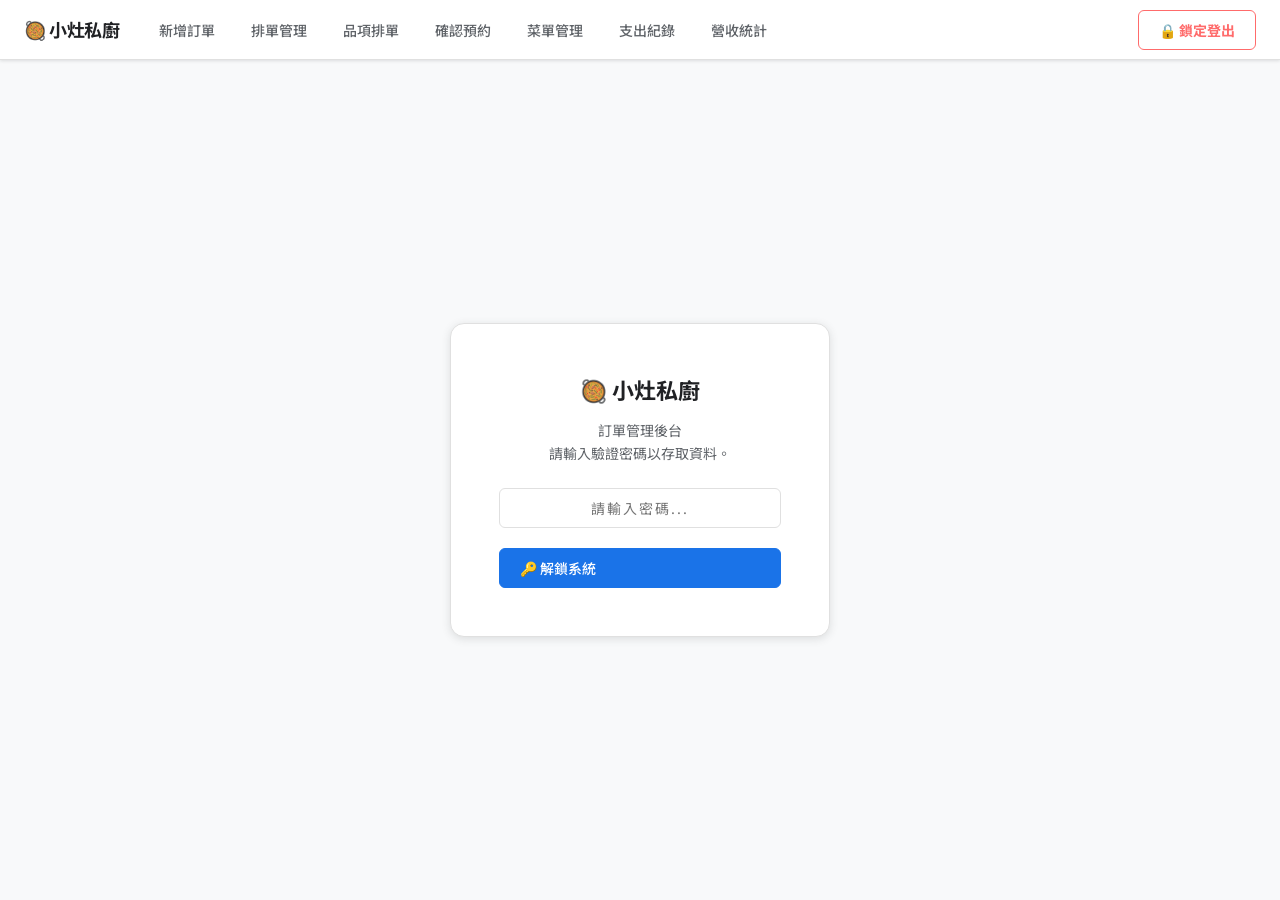
<file: index.html>
<!DOCTYPE html>
<html lang="zh-TW">
<head>
    <meta charset="UTF-8">
    <meta name="viewport" content="width=device-width, initial-scale=1.0">
    <title>小灶私廚 — 訂單管理系統</title>
    <meta name="description" content="小灶私廚內部訂單管理系統，管理訂單、排單與菜單。">
    <link rel="preconnect" href="https://fonts.googleapis.com">
    <link href="https://fonts.googleapis.com/css2?family=Noto+Sans+TC:wght@400;500;700&display=swap" rel="stylesheet">
    <link rel="stylesheet" href="css/style.css">
</head>
<body>

<!-- ========== 導覽列 ========== -->
<nav class="nav">
    <div class="nav-brand">小灶私廚</div>
    <div class="nav-links">
        <button class="nav-btn" data-page="order-new" id="nav-order-new">新增訂單</button>
        <button class="nav-btn" data-page="order-list" id="nav-order-list">排單管理</button>
        <button class="nav-btn" data-page="schedule-mgmt-item" id="nav-schedule-mgmt-item">品項排單</button>
        <button class="nav-btn" data-page="pending-orders" id="nav-pending-orders">確認預約</button>
        <button class="nav-btn" data-page="menu-mgmt" id="nav-menu-mgmt">菜單管理</button>
        <button class="nav-btn" data-page="expense" id="nav-expense">支出紀錄</button>
        <button class="nav-btn" data-page="revenue" id="nav-revenue">營收統計</button>
    </div>
    <div class="nav-user">
        <button class="btn btn-outline" style="border-color: #ff6b6b; color: #ff6b6b; font-weight: bold;" onclick="Auth.signOut()">
            🔒 鎖定登出
        </button>
    </div>
</nav>

<!-- ========== 主內容 ========== -->
<main class="main-content">

    <!-- 未登入提示 -->
    <div id="loginPrompt" class="login-prompt">
        <div class="login-card">
            <h2>🥘 小灶私廚</h2>
            <p>訂單管理後台<br>請輸入驗證密碼以存取資料。</p>
            <input type="password" id="admin-password" class="form-control" placeholder="請輸入密碼..." style="margin-bottom: 20px; text-align: center; letter-spacing: 2px;">
            <button class="btn btn-primary" style="width:100%" onclick="Auth.signIn()">
                🔑 解鎖系統
            </button>
        </div>
    </div>

    <!-- 新增訂單 -->
    <div id="page-order-new" class="page hidden"></div>

    <!-- 排單管理 -->
    <div id="page-order-list" class="page hidden"></div>

    <!-- 品項排單 -->
    <div id="page-schedule-mgmt-item" class="page hidden"></div>

    <!-- 確認預約 -->
    <div id="page-pending-orders" class="page hidden"></div>

    <!-- 菜單管理 -->
    <div id="page-menu-mgmt" class="page hidden"></div>

    <!-- 支出紀錄 -->
    <div id="page-expense" class="page hidden"></div>

    <!-- 營收統計 -->
    <div id="page-revenue" class="page hidden"></div>

</main>

<!-- ========== Toast 通知 ========== -->
<div id="toast" class="toast" role="alert" aria-live="polite"></div>

<!-- ========== 確認 Modal ========== -->
<div id="confirmModal" class="modal-overlay" role="dialog" aria-modal="true">
    <div class="modal">
        <p id="confirmMessage"></p>
        <div class="modal-actions">
            <button id="confirmCancel" class="btn btn-secondary">取消</button>
            <button id="confirmOk" class="btn btn-primary">確定</button>
        </div>
    </div>
</div>

<!-- ========== 訂單明細 Modal ========== -->
<div id="orderDetailModal" class="modal-overlay" role="dialog" aria-modal="true">
    <div class="modal modal-lg">
        <div class="modal-header">
            <h3 id="od-modal-title">訂單明細</h3>
            <button class="btn-icon" onclick="OrderList.closeDetail()">❌</button>
        </div>
        <div class="modal-body table-wrap">
            <table class="items-table" id="od-table">
                <thead>
                    <tr>
                        <th style="width:20%">品項名稱</th>
                        <th style="width:12%">數量</th>
                        <th style="width:10%">單價</th>
                        <th style="width:12%">小計</th>
                        <th style="width:25%">說明</th>
                        <th style="width:12%">出貨日</th>
                        <th style="width:15%">狀態</th>
                        <th style="width:5%"></th>
                    </tr>
                </thead>
                <tbody id="od-tbody"></tbody>
            </table>
            <div style="display:flex; gap:8px; margin-top:12px;">
                <button class="btn btn-outline btn-sm" onclick="OrderList.addItem()">
                    ＋ 新增品項
                </button>
                <button class="btn btn-outline btn-sm" style="color:var(--color-danger); border-color:var(--color-danger)" onclick="OrderList.addDiscount()">
                    ＋ 新增折扣
                </button>
            </div>
        </div>
        <div class="total-row mt-12" style="border-top:2px solid var(--color-border); padding-top:12px; margin-bottom: 0;">
            <span class="total-label">訂單總金額</span>
            <span class="total-amount" id="od-total">$0</span>
        </div>
        <div class="modal-actions mt-12">
            <button class="btn btn-secondary" onclick="OrderList.closeDetail()">取消</button>
            <button class="btn btn-primary" onclick="OrderList.saveDetail()">💾 確定儲存</button>
        </div>
    </div>
</div>

<!-- ========== Loading ========== -->
<div id="loadingOverlay" class="loading-overlay" aria-hidden="true">
    <div class="loading-spinner"></div>
</div>

<!-- ========== Scripts ========== -->
<!-- Google Identity Services -->
<script src="https://accounts.google.com/gsi/client" async defer></script>

<script src="js/config.js?v=2"></script>
<script src="js/utils.js?v=2"></script>
<script src="js/sheets.js?v=2"></script>
<script src="js/auth.js?v=2"></script>
<script src="js/order-new.js?v=2"></script>
<script src="js/order-list.js?v=2"></script>
<script src="js/pending-orders.js?v=2"></script>
<script src="js/menu-mgmt.js?v=2"></script>
<script src="js/expense.js?v=2"></script>
<script src="js/revenue.js?v=2"></script>
<script src="js/schedule-mgmt-item.js?v=2"></script>
<script src="js/app.js?v=2"></script>

</body>
</html>
</file>
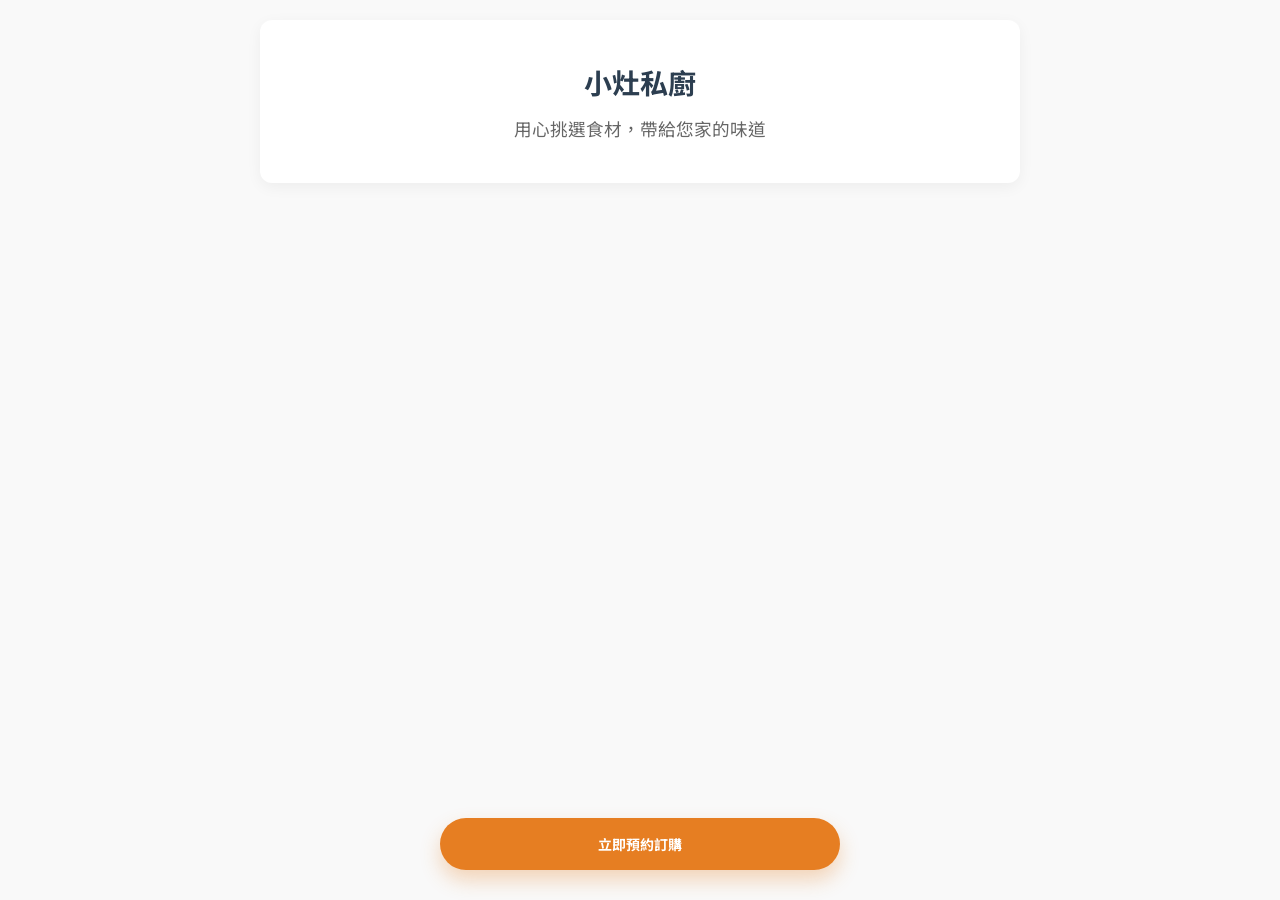
<file: menu.html>
<!DOCTYPE html>
<html lang="zh-TW">
<head>
    <meta charset="UTF-8">
    <meta name="viewport" content="width=device-width, initial-scale=1.0">
    <title>小灶私廚 - 精選菜單</title>
    <link rel="stylesheet" href="css/style.css">
    <style>
        :root {
            --primary: #2c3e50;
            --accent: #e67e22;
            --bg-light: #f9f9f9;
        }
        body { background: var(--bg-light); line-height: 1.6; }
        .guest-container { max-width: 800px; margin: 0 auto; padding: 20px; }
        .hero { text-align: center; padding: 40px 0; background: white; border-radius: 12px; margin-bottom: 20px; box-shadow: 0 4px 15px rgba(0,0,0,0.05); }
        .hero h1 { color: var(--primary); margin-bottom: 10px; font-weight: 700; }
        .hero p { color: #666; font-size: 1.1rem; }
        
        .cat-nav { display: flex; gap: 10px; overflow-x: auto; padding: 10px 0; margin-bottom: 20px; scrollbar-width: none; }
        .cat-nav::-webkit-scrollbar { display: none; }
        .cat-btn { background: white; border: 1px solid #ddd; padding: 8px 16px; border-radius: 20px; cursor: pointer; white-space: nowrap; transition: 0.3s; }
        .cat-btn.active { background: var(--accent); color: white; border-color: var(--accent); }
        
        .menu-grid { display: grid; grid-template-columns: repeat(auto-fill, minmax(280px, 1fr)); gap: 20px; }
        .menu-card { background: white; border-radius: 12px; overflow: hidden; box-shadow: 0 2px 10px rgba(0,0,0,0.05); transition: 0.3s; position: relative; }
        .menu-card:hover { transform: translateY(-5px); box-shadow: 0 8px 25px rgba(0,0,0,0.1); }
        .menu-img { width: 100%; height: 300px; background: #eee; object-fit: cover; object-position: center; }
        .menu-content { padding: 15px; }
        .menu-cat { font-size: 0.8rem; color: var(--accent); font-weight: 600; text-transform: uppercase; margin-bottom: 5px; display: block; }
        .menu-name { font-size: 1.25rem; font-weight: 700; color: var(--primary); margin-bottom: 8px; display: block; }
        .menu-note { font-size: 0.9rem; color: #7f8c8d; margin-bottom: 15px; min-height: 2.7em; display: -webkit-box; -webkit-line-clamp: 2; -webkit-box-orient: vertical; overflow: hidden; }
        .menu-footer { display: flex; justify-content: space-between; align-items: center; border-top: 1px solid #f0f0f0; padding-top: 12px; }
        .menu-price { font-size: 1.2rem; font-weight: 700; color: var(--primary); }
        
        .order-action { position: fixed; bottom: 30px; left: 50%; transform: translateX(-50%); width: 90%; max-width: 400px; z-index: 100; }
        .btn-order { display: block; width: 100%; background: var(--accent); color: white; text-align: center; padding: 15px; border-radius: 30px; text-decoration: none; font-weight: 700; box-shadow: 0 10px 20px rgba(230, 126, 34, 0.3); transition: 0.3s; }
        .btn-order:hover { transform: scale(1.02); }

        .loading-wrap { position: fixed; top: 0; left: 0; width: 100%; height: 100%; background: rgba(255,255,255,0.8); display: flex; justify-content: center; align-items: center; z-index: 1000; }
    </style>
</head>
<body>
    <div id="loading" class="loading-wrap">
        <div class="loading-spinner"></div>
    </div>

    <div class="guest-container">
        <div class="hero">
            <h1>小灶私廚</h1>
            <p>用心挑選食材，帶給您家的味道</p>
        </div>

        <nav class="cat-nav" id="cat-nav"></nav>
        <div class="menu-grid" id="menu-grid"></div>

        <div style="height: 100px;"></div>
    </div>

    <div class="order-action">
        <a href="order.html" class="btn-order">立即預約訂購</a>
    </div>

    <script src="js/config.js"></script>
    <script src="js/utils.js"></script>
    <script src="js/sheets.js"></script>
    <script src="js/guest-menu.js"></script>
</body>
</html>
</file>
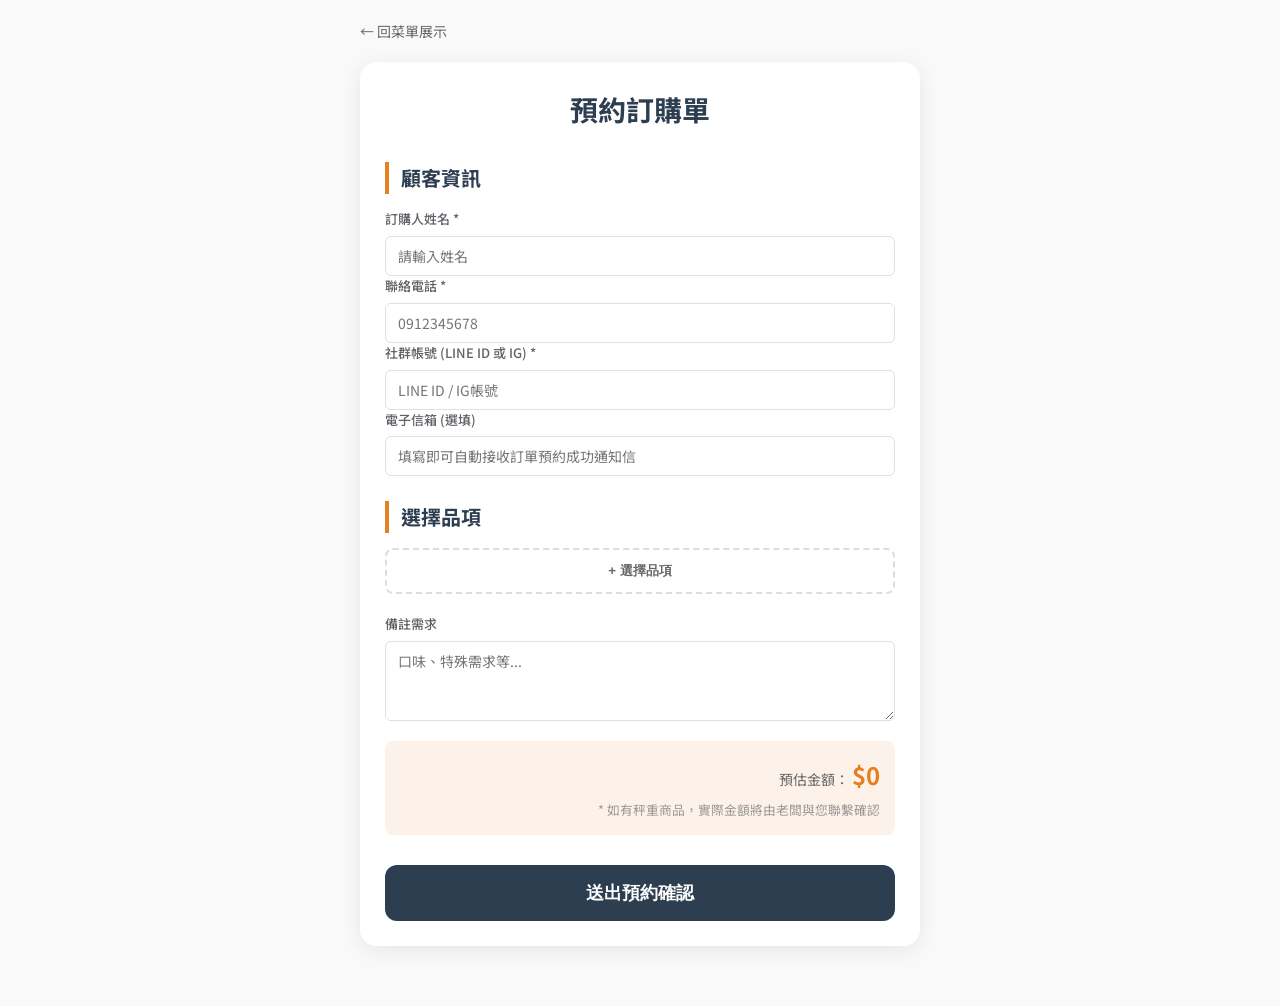
<file: order.html>
<!DOCTYPE html>
<html lang="zh-TW">

<head>
    <meta charset="UTF-8">
    <meta name="viewport" content="width=device-width, initial-scale=1.0">
    <title>小灶私廚 - 預約訂購</title>
    <link rel="stylesheet" href="css/style.css">
    <style>
        :root {
            --primary: #2c3e50;
            --accent: #e67e22;
            --bg-light: #f9f9f9;
        }

        body {
            background: var(--bg-light);
            padding-bottom: 40px;
        }

        .guest-container {
            max-width: 600px;
            margin: 0 auto;
            padding: 20px;
        }

        .form-card {
            background: white;
            padding: 25px;
            border-radius: 16px;
            box-shadow: 0 4px 20px rgba(0, 0, 0, 0.08);
        }

        .section-title {
            font-size: 1.25rem;
            font-weight: 700;
            color: var(--primary);
            margin: 25px 0 15px;
            border-left: 4px solid var(--accent);
            padding-left: 12px;
        }

        .section-title:first-of-type {
            margin-top: 0;
        }

        .item-row {
            display: grid;
            grid-template-columns: 1fr 80px 40px;
            gap: 10px;
            align-items: center;
            margin-bottom: 12px;
            padding: 12px;
            background: #fafafa;
            border-radius: 8px;
        }

        .btn-add {
            width: 100%;
            padding: 12px;
            background: white;
            border: 2px dashed #ddd;
            color: #666;
            border-radius: 8px;
            cursor: pointer;
            transition: 0.3s;
            margin-bottom: 20px;
            font-weight: 600;
        }

        .btn-add:hover {
            border-color: var(--accent);
            color: var(--accent);
        }

        .summary-box {
            background: #fdf2e9;
            padding: 15px;
            border-radius: 8px;
            margin-top: 20px;
            text-align: right;
        }

        .summary-total {
            font-size: 1.5rem;
            font-weight: 700;
            color: var(--accent);
        }

        .btn-submit {
            display: block;
            width: 100%;
            background: var(--primary);
            color: white;
            border: none;
            padding: 16px;
            border-radius: 12px;
            font-size: 1.1rem;
            font-weight: 700;
            cursor: pointer;
            transition: 0.3s;
            margin-top: 30px;
        }

        .btn-submit:hover {
            background: #34495e;
            transform: translateY(-2px);
        }

        .loading-wrap {
            position: fixed;
            top: 0;
            left: 0;
            width: 100%;
            height: 100%;
            background: rgba(255, 255, 255, 0.8);
            display: none;
            justify-content: center;
            align-items: center;
            z-index: 1000;
        }
    </style>
</head>

<body>
    <div id="loading" class="loading-wrap">
        <div class="loading-spinner"></div>
    </div>

    <div class="guest-container">
        <div style="margin-bottom: 20px;">
            <a href="menu.html" style="color: #666; text-decoration: none;">← 回菜單展示</a>
        </div>

        <div class="form-card">
            <h1 style="text-align: center; margin-bottom: 30px; color: var(--primary);">預約訂購單</h1>

            <div class="section-title">顧客資訊</div>
            <div class="form-group">
                <label class="form-label">訂購人姓名 *</label>
                <input type="text" id="cust-name" class="form-control" placeholder="請輸入姓名" required>
            </div>
            <div class="form-group">
                <label class="form-label">聯絡電話 *</label>
                <input type="tel" id="cust-phone" class="form-control" placeholder="0912345678" required>
            </div>
            <div class="form-group">
                <label class="form-label">社群帳號 (LINE ID 或 IG) *</label>
                <input type="text" id="cust-sns" class="form-control" placeholder="LINE ID / IG帳號" required>
            </div>
            <div class="form-group">
                <label class="form-label">電子信箱 (選填)</label>
                <input type="email" id="cust-email" class="form-control" placeholder="填寫即可自動接收訂單預約成功通知信">
            </div>

            <div class="section-title">選擇品項</div>
            <div id="order-items"></div>
            <button class="btn-add" onclick="GuestOrder.addItem()">+ 選擇品項</button>

            <div class="form-group">
                <label class="form-label">備註需求</label>
                <textarea id="order-note" class="form-control" rows="3" placeholder="口味、特殊需求等..."></textarea>
            </div>

            <div class="summary-box">
                <span style="color: #666;">預估金額：</span>
                <span class="summary-total" id="summary-total">$0</span>
                <div style="font-size: 0.8rem; color: #999; margin-top: 5px;">* 如有秤重商品，實際金額將由老闆與您聯繫確認</div>
            </div>

            <button class="btn-submit" onclick="GuestOrder.submit()">送出預約確認</button>
        </div>
    </div>

    <script src="js/config.js"></script>
    <script src="js/utils.js"></script>
    <script src="js/sheets.js"></script>
    <script src="js/guest-order.js"></script>
</body>

</html>
</file>
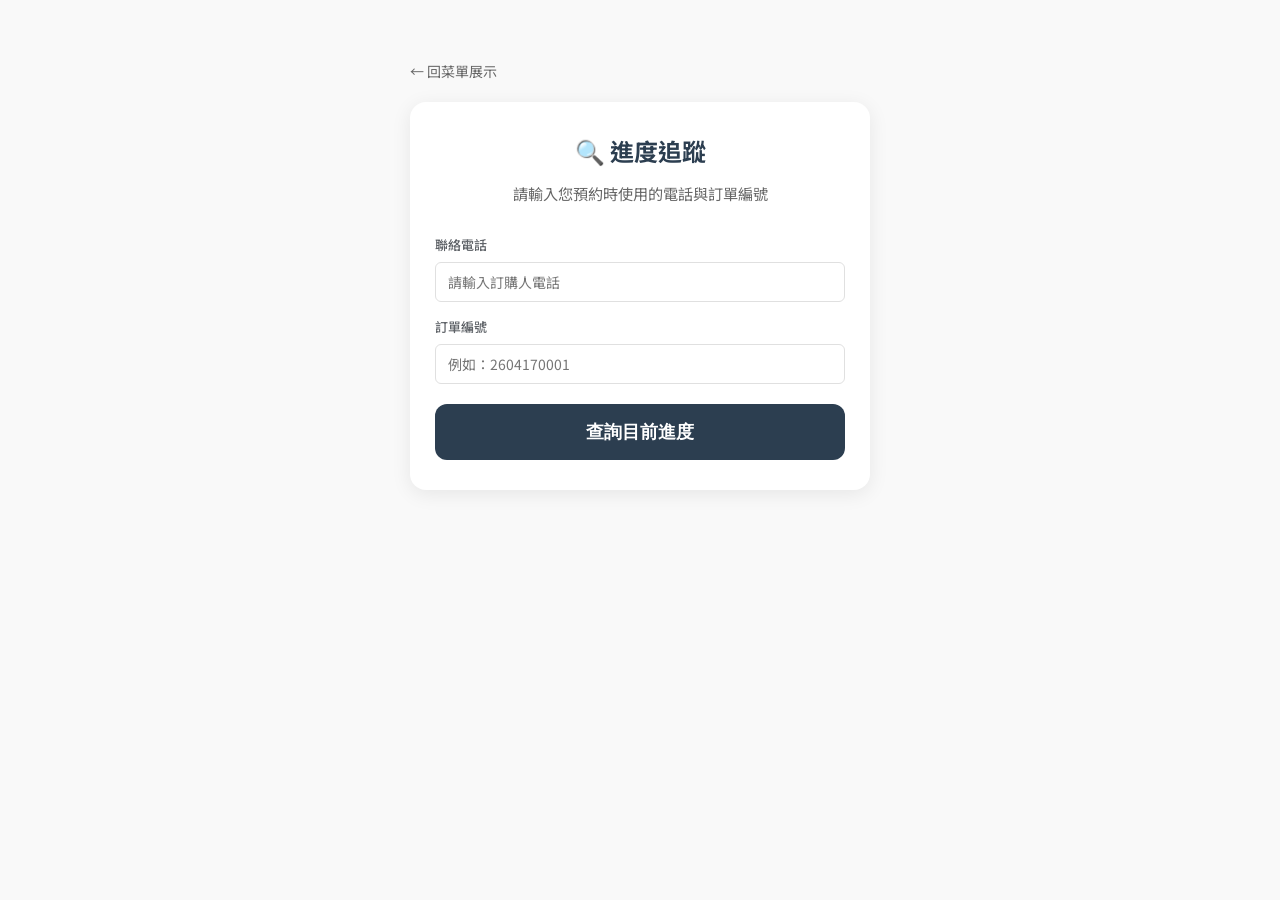
<file: track.html>
<!DOCTYPE html>
<html lang="zh-TW">

<head>
    <meta charset="UTF-8">
    <meta name="viewport" content="width=device-width, initial-scale=1.0">
    <title>小灶私廚 - 預約進度追蹤</title>
    <link rel="stylesheet" href="css/style.css">
    <style>
        :root {
            --primary: #2c3e50;
            --accent: #e67e22;
            --bg-light: #f9f9f9;
        }

        body {
            background: var(--bg-light);
            padding-bottom: 40px;
        }

        .guest-container {
            max-width: 500px;
            margin: 40px auto 0;
            padding: 20px;
        }

        .form-card {
            background: white;
            padding: 30px 25px;
            border-radius: 16px;
            box-shadow: 0 4px 20px rgba(0, 0, 0, 0.08);
            text-align: center;
        }

        .form-title {
            color: var(--primary);
            margin-bottom: 10px;
            font-size: 1.5rem;
        }

        .form-subtitle {
            color: #666;
            font-size: 0.95rem;
            margin-bottom: 30px;
        }

        .btn-submit {
            display: block;
            width: 100%;
            background: var(--primary);
            color: white;
            border: none;
            padding: 16px;
            border-radius: 12px;
            font-size: 1.1rem;
            font-weight: 700;
            cursor: pointer;
            transition: 0.3s;
            margin-top: 20px;
        }

        .btn-submit:hover {
            background: #34495e;
            transform: translateY(-2px);
        }

        #result-box {
            display: none;
            margin-top: 30px;
            padding: 20px;
            border-radius: 12px;
            background: #fdf2e9;
            text-align: left;
        }

        .result-status {
            font-size: 1.25rem;
            font-weight: 700;
            color: var(--accent);
            margin-bottom: 10px;
        }

        .result-msg {
            color: #444;
            line-height: 1.6;
        }

        .loading-wrap {
            position: fixed;
            top: 0;
            left: 0;
            width: 100%;
            height: 100%;
            background: rgba(255, 255, 255, 0.8);
            display: none;
            justify-content: center;
            align-items: center;
            z-index: 1000;
        }
    </style>
</head>

<body>
    <div id="loading" class="loading-wrap">
        <div class="loading-spinner"></div>
    </div>

    <div class="guest-container">
        <div style="margin-bottom: 20px;">
            <a href="menu.html" style="color: #666; text-decoration: none;">← 回菜單展示</a>
        </div>

        <div class="form-card">
            <h1 class="form-title">🔍 進度追蹤</h1>
            <p class="form-subtitle">請輸入您預約時使用的電話與訂單編號</p>

            <div style="text-align: left;">
                <div class="form-group">
                    <label class="form-label">聯絡電話</label>
                    <input type="tel" id="track-phone" class="form-control" placeholder="請輸入訂購人電話" required>
                </div>
                <div class="form-group">
                    <label class="form-label" style="margin-top: 15px;">訂單編號</label>
                    <input type="text" id="track-id" class="form-control" placeholder="例如：2604170001" required>
                </div>
            </div>

            <button class="btn-submit" onclick="GuestTrack.query()">查詢目前進度</button>

            <div id="result-box">
                <div class="result-status" id="result-status">狀態：待確認</div>
                <div class="result-msg" id="result-msg"></div>
            </div>
        </div>
    </div>

    <script src="js/config.js"></script>
    <script src="js/sheets.js"></script>
    <script src="js/guest-track.js"></script>
</body>

</html>
</file>
<file: css/style.css>
/* ==============================
   全域變數 & 重置
============================== */
@import url('https://fonts.googleapis.com/css2?family=Noto+Sans+TC:wght@400;500;700&display=swap');

:root {
    --color-bg: #f8f9fa;
    --color-surface: #ffffff;
    --color-border: #e0e0e0;
    --color-border-focus: #1a73e8;
    --color-text: #202124;
    --color-text-secondary: #5f6368;
    --color-primary: #1a73e8;
    --color-primary-hover: #1557b0;
    --color-primary-light: #e8f0fe;
    --color-success: #34a853;
    --color-success-light: #e6f4ea;
    --color-warning: #f9ab00;
    --color-warning-light: #fef3cd;
    --color-danger: #d93025;
    --color-danger-light: #fce8e6;
    --color-nav-h: 60px;
    --radius-sm: 6px;
    --radius: 10px;
    --radius-lg: 14px;
    --shadow-sm: 0 1px 3px rgba(60,64,67,.15);
    --shadow: 0 2px 8px rgba(60,64,67,.15);
    --transition: 0.18s ease;
}

*, *::before, *::after { box-sizing: border-box; margin: 0; padding: 0; }

body {
    font-family: 'Noto Sans TC', -apple-system, BlinkMacSystemFont, 'Segoe UI', sans-serif;
    font-size: 14px;
    color: var(--color-text);
    background: var(--color-bg);
    line-height: 1.6;
    -webkit-font-smoothing: antialiased;
}

/* ==============================
   導覽列
============================== */
.nav {
    position: fixed;
    top: 0; left: 0; right: 0;
    height: var(--color-nav-h);
    background: var(--color-surface);
    border-bottom: 1px solid var(--color-border);
    display: flex;
    align-items: center;
    padding: 0 24px;
    gap: 24px;
    z-index: 100;
    box-shadow: var(--shadow-sm);
}

.nav-brand {
    font-size: 18px;
    font-weight: 700;
    color: var(--color-text);
    white-space: nowrap;
    letter-spacing: -0.5px;
}

.nav-brand::before {
    content: '🥘 ';
}

.nav-links {
    display: flex;
    gap: 4px;
    flex: 1;
}

.nav-btn {
    padding: 6px 16px;
    border: none;
    background: transparent;
    color: var(--color-text-secondary);
    font-size: 14px;
    font-family: inherit;
    border-radius: var(--radius-sm);
    cursor: pointer;
    transition: background var(--transition), color var(--transition);
    font-weight: 500;
    white-space: nowrap;
}

.nav-btn:hover { background: var(--color-bg); color: var(--color-text); }
.nav-btn.active { background: var(--color-primary-light); color: var(--color-primary); }

.nav-user {
    display: flex;
    align-items: center;
    gap: 12px;
    margin-left: auto;
}

.user-info {
    display: flex;
    align-items: center;
    gap: 10px;
    font-size: 13px;
    color: var(--color-text-secondary);
}

/* ==============================
   主內容區
============================== */
.main-content {
    margin-top: var(--color-nav-h);
    padding: 28px 32px;
    max-width: 1200px;
    margin-left: auto;
    margin-right: auto;
}

.page { animation: fadeIn 0.2s ease; }
@keyframes fadeIn { from { opacity: 0; transform: translateY(6px); } to { opacity: 1; transform: translateY(0); } }

.page-header { margin-bottom: 20px; }
.page-title { font-size: 24px; font-weight: 700; color: var(--color-text); }

/* ==============================
   卡片
============================== */
.card {
    background: var(--color-surface);
    border: 1px solid var(--color-border);
    border-radius: var(--radius-lg);
    padding: 24px;
    margin-bottom: 16px;
}

.card-title { font-size: 16px; font-weight: 600; margin-bottom: 16px; }

.card-header-row {
    display: flex;
    align-items: center;
    justify-content: space-between;
    margin-bottom: 16px;
    flex-wrap: wrap;
    gap: 10px;
}

/* ==============================
   表單元素
============================== */
.form-group {
    display: flex;
    flex-direction: column;
    gap: 6px;
}

.form-label {
    font-size: 13px;
    font-weight: 500;
    color: var(--color-text-secondary);
}

.form-control {
    padding: 9px 12px;
    border: 1px solid var(--color-border);
    border-radius: var(--radius-sm);
    font-size: 14px;
    font-family: inherit;
    color: var(--color-text);
    background: var(--color-surface);
    transition: border-color var(--transition), box-shadow var(--transition);
    width: 100%;
}

.form-control:focus {
    outline: none;
    border-color: var(--color-border-focus);
    box-shadow: 0 0 0 3px rgba(26,115,232,.12);
}

.form-control:read-only { background: var(--color-bg); cursor: default; }
.form-control.form-control-sm { padding: 6px 10px; font-size: 13px; }

.required { color: var(--color-danger); }

/* 篩選器佈局 */
.filter-grid {
    display: grid;
    grid-template-columns: repeat(auto-fill, minmax(170px, 1fr));
    gap: 16px;
    align-items: end;
}

.filter-row {
    display: flex;
    gap: 12px;
    align-items: flex-end;
    flex-wrap: wrap;
}

.form-row-3 {
    display: grid;
    grid-template-columns: repeat(3, 1fr);
    gap: 20px;
    margin-bottom: 16px;
}

.form-row-1 { margin-bottom: 4px; }

.form-group-action { justify-content: flex-end; }

/* ==============================
   按鈕
============================== */
.btn {
    display: inline-flex;
    align-items: center;
    gap: 6px;
    padding: 9px 20px;
    border-radius: var(--radius-sm);
    font-size: 14px;
    font-family: inherit;
    font-weight: 500;
    cursor: pointer;
    border: 1px solid transparent;
    transition: background var(--transition), box-shadow var(--transition), opacity var(--transition);
    white-space: nowrap;
}

.btn:active { transform: scale(0.98); }

.btn-primary {
    background: var(--color-primary);
    color: #fff;
    border-color: var(--color-primary);
}
.btn-primary:hover { background: var(--color-primary-hover); border-color: var(--color-primary-hover); }

.btn-secondary {
    background: var(--color-bg);
    color: var(--color-text);
    border-color: var(--color-border);
}
.btn-secondary:hover { background: #e8eaed; }

.btn-outline {
    background: transparent;
    color: var(--color-primary);
    border-color: var(--color-primary);
}
.btn-outline:hover { background: var(--color-primary-light); }

.btn-ghost {
    background: transparent;
    color: var(--color-text-secondary);
    border-color: transparent;
}
.btn-ghost:hover { background: var(--color-bg); color: var(--color-text); }

.btn-danger {
    background: var(--color-danger);
    color: #fff;
    border-color: var(--color-danger);
}
.btn-danger:hover { background: #b52a1d; }

.btn-sm { padding: 6px 14px; font-size: 13px; }

.btn-group { display: flex; gap: 8px; }
.btn-text { background: none; border: none; color: var(--color-primary); cursor: pointer; font-size: 13px; padding: 0; font-family: inherit; }
.btn-text:hover { text-decoration: underline; }

.btn-icon {
    background: none;
    border: none;
    color: var(--color-text-secondary);
    cursor: pointer;
    padding: 4px 8px;
    border-radius: var(--radius-sm);
    font-size: 13px;
    transition: background var(--transition), color var(--transition);
}
.btn-icon:hover { background: var(--color-danger-light); color: var(--color-danger); }

/* ==============================
   表格
============================== */
.table-wrap { overflow-x: auto; }

.data-table, .items-table {
    width: 100%;
    border-collapse: collapse;
    font-size: 13px;
}

.items-table, #mm-table { min-width: 800px; }
.items-table select.form-control, .items-table input.form-control { min-width: 85px; }
.items-table select.od-name, .items-table select[id^="on-item-name"] { min-width: 150px; }

.data-table th, .items-table th {
    padding: 10px 12px;
    text-align: left;
    font-weight: 600;
    font-size: 12px;
    color: var(--color-text-secondary);
    border-bottom: 2px solid var(--color-border);
    white-space: nowrap;
}

.data-table td, .items-table td {
    padding: 10px 12px;
    border-bottom: 1px solid var(--color-border);
    vertical-align: middle;
}

.data-table tr:last-child td, .items-table tr:last-child td { border-bottom: none; }
.data-table tbody tr:hover { background: #f6f8ff; }

.text-right { text-align: right; }
.text-center { text-align: center; }

/* ==============================
   徽章 & 標籤
============================== */
.badge, .tag {
    display: inline-block;
    padding: 2px 10px;
    border-radius: 20px;
    font-size: 12px;
    font-weight: 500;
}

.badge-pending { background: var(--color-warning-light); color: #7a5c00; }
.badge-done { background: var(--color-success-light); color: #137333; }
.badge-shipped { background: var(--color-primary-light); color: var(--color-primary); }

.tag { background: var(--color-bg); color: var(--color-text-secondary); border: 1px solid var(--color-border); }

/* ==============================
   Checkbox
============================== */
.checkbox-label {
    display: flex;
    align-items: center;
    gap: 8px;
    cursor: pointer;
    font-size: 13px;
    font-weight: 500;
    color: var(--color-text-secondary);
}

input[type="checkbox"] {
    width: 16px;
    height: 16px;
    accent-color: var(--color-primary);
    cursor: pointer;
}

/* ==============================
   訂單頁專用
============================== */
.items-table-wrap { margin-bottom: 12px; overflow-x: auto; width: 100%; }

.total-row {
    display: flex;
    justify-content: space-between;
    align-items: center;
    padding: 12px 0;
    border-top: 2px solid var(--color-border);
    margin-bottom: 16px;
}

.total-label { font-size: 15px; font-weight: 600; }
.total-amount { font-size: 22px; font-weight: 700; color: var(--color-primary); }

.action-row { display: flex; justify-content: flex-end; gap: 10px; }

/* ==============================
   營收統計
============================== */
.stats-cards {
    display: grid;
    grid-template-columns: repeat(auto-fit, minmax(180px, 1fr));
    gap: 16px;
    margin-bottom: 24px;
}

.stat-card {
    background: var(--color-surface);
    border: 1px solid var(--color-border);
    border-radius: var(--radius-lg);
    padding: 20px 24px;
    text-align: center;
}

.stat-card-success { border-left: 4px solid var(--color-success); }
.stat-card-warning { border-left: 4px solid var(--color-warning); }

.stat-label { font-size: 12px; color: var(--color-text-secondary); font-weight: 500; margin-bottom: 8px; }
.stat-value { font-size: 26px; font-weight: 700; color: var(--color-text); }

.two-col-grid { display: grid; grid-template-columns: 1fr 1fr; gap: 16px; }

/* ==============================
   登入提示
============================== */
.login-prompt {
    display: flex;
    align-items: center;
    justify-content: center;
    min-height: calc(100vh - var(--color-nav-h) - 56px);
}

.login-card {
    text-align: center;
    max-width: 380px;
    padding: 48px;
    background: var(--color-surface);
    border: 1px solid var(--color-border);
    border-radius: var(--radius-lg);
    box-shadow: var(--shadow);
}

.login-card h2 { font-size: 22px; font-weight: 700; margin-bottom: 12px; }
.login-card p { color: var(--color-text-secondary); margin-bottom: 24px; font-size: 14px; }

/* ==============================
   輔助 class
============================== */
.hidden { display: none !important; }
.mt-12 { margin-top: 12px; }
.text-secondary { color: var(--color-text-secondary); }
.text-sm { font-size: 12px; }
.fw-medium { font-weight: 500; }
.result-info { display: flex; align-items: center; gap: 16px; }

/* ==============================
   Toast 通知
============================== */
.toast {
    position: fixed;
    bottom: 28px;
    left: 50%;
    transform: translateX(-50%) translateY(80px);
    padding: 12px 24px;
    border-radius: var(--radius);
    font-size: 14px;
    font-weight: 500;
    color: #fff;
    background: #3c4043;
    box-shadow: var(--shadow);
    z-index: 9999;
    opacity: 0;
    transition: transform 0.3s ease, opacity 0.3s ease;
    white-space: nowrap;
}

.toast.show { transform: translateX(-50%) translateY(0); opacity: 1; }
.toast-success { background: var(--color-success); }
.toast-error { background: var(--color-danger); }
.toast-warning { background: var(--color-warning); color: #3c2e00; }

/* ==============================
   確認 Modal
============================== */
.modal-overlay {
    position: fixed;
    inset: 0;
    background: rgba(32,33,36,0.4);
    display: flex;
    align-items: center;
    justify-content: center;
    z-index: 9000;
    opacity: 0;
    pointer-events: none;
    transition: opacity 0.2s ease;
}

.modal-overlay.show { opacity: 1; pointer-events: auto; }

.modal {
    background: var(--color-surface);
    border-radius: var(--radius-lg);
    padding: 28px 32px;
    max-width: 400px;
    width: 90%;
    box-shadow: var(--shadow);
    transform: scale(0.95);
    transition: transform 0.2s ease;
}

.modal-overlay.show .modal { transform: scale(1); }
.modal p { font-size: 15px; margin-bottom: 20px; line-height: 1.6; }
.modal-actions { display: flex; justify-content: flex-end; gap: 10px; }

.modal-lg { max-width: 900px; width: 95%; max-height: 90vh; display: flex; flex-direction: column; padding: 24px; }
.modal-header { display: flex; justify-content: space-between; align-items: center; margin-bottom: 16px; font-size: 18px; font-weight: 700; color: var(--color-text); border-bottom: 1px solid var(--color-border); padding-bottom: 12px; }
.modal-body { overflow-y: auto; flex: 1; padding: 4px 0; }
.modal-body .table-wrap { margin: 0; width: 100%; border: 1px solid var(--color-border); border-radius: var(--radius-sm); }

/* ==============================
   Loading Overlay
============================== */
.loading-overlay {
    position: fixed;
    inset: 0;
    background: rgba(255,255,255,0.7);
    display: flex;
    align-items: center;
    justify-content: center;
    z-index: 99999;
    opacity: 0;
    pointer-events: none;
    transition: opacity 0.2s ease;
}

.loading-overlay.show { opacity: 1; pointer-events: auto; }

.loading-spinner {
    width: 36px;
    height: 36px;
    border: 3px solid var(--color-border);
    border-top-color: var(--color-primary);
    border-radius: 50%;
    animation: spin 0.7s linear infinite;
}

@keyframes spin { to { transform: rotate(360deg); } }

/* ==============================
   狀態選擇下拉顏色
============================== */
.status-select, .od-status { font-size: 12px; font-weight: 500; min-width: 85px; }

/* ==============================
   響應式
============================== */
@media (max-width: 900px) {
    .main-content { padding: 16px; }
    .form-row-3 { grid-template-columns: 1fr 1fr; }
    .stats-cards { grid-template-columns: repeat(2, 1fr); }
    .two-col-grid { grid-template-columns: 1fr; }
    .nav { padding: 0 16px; gap: 12px; }
    .nav-links { gap: 0; }
    .nav-btn { padding: 6px 10px; font-size: 13px; }
}

@media (max-width: 768px) {
    .nav-links {
        overflow-x: auto; /* 手機版導覽列可橫向滑動 */
        -webkit-overflow-scrolling: touch;
        scrollbar-width: none;
    }
    .nav-links::-webkit-scrollbar { display: none; }
    .user-info span#userName { display: none; } /* 手機版隱藏使用者名稱，只留登出按鈕 */
    .page-title { font-size: 20px; }
}

@media (max-width: 640px) {
    .card { padding: 16px; }
    .form-row-3 { grid-template-columns: 1fr; }
    .stats-cards { grid-template-columns: 1fr; }
    .filter-grid { grid-template-columns: 1fr; }
    .filter-row { flex-direction: column; align-items: stretch; }
    .filter-row .btn { width: 100%; justify-content: center; }
    
    /* 讓表格在手機上滿版並可滑動 */
    .table-wrap, .items-table-wrap {
        margin: 0 -16px;
        width: calc(100% + 32px);
        padding: 0 16px;
    }
    .data-table th, .items-table th,
    .data-table td, .items-table td {
        white-space: nowrap; 
        padding: 10px;
    }
    
    .login-card { padding: 32px 20px; }
    
    /* 新增訂單底部的總計區域改為直向 */
    .total-row {
        flex-direction: column;
        align-items: flex-start;
        gap: 8px;
    }
    .action-row {
        width: 100%;
        display: grid;
        grid-template-columns: 1fr 1fr;
    }
    .action-row .btn { justify-content: center; width: 100%; }
}
</file>
